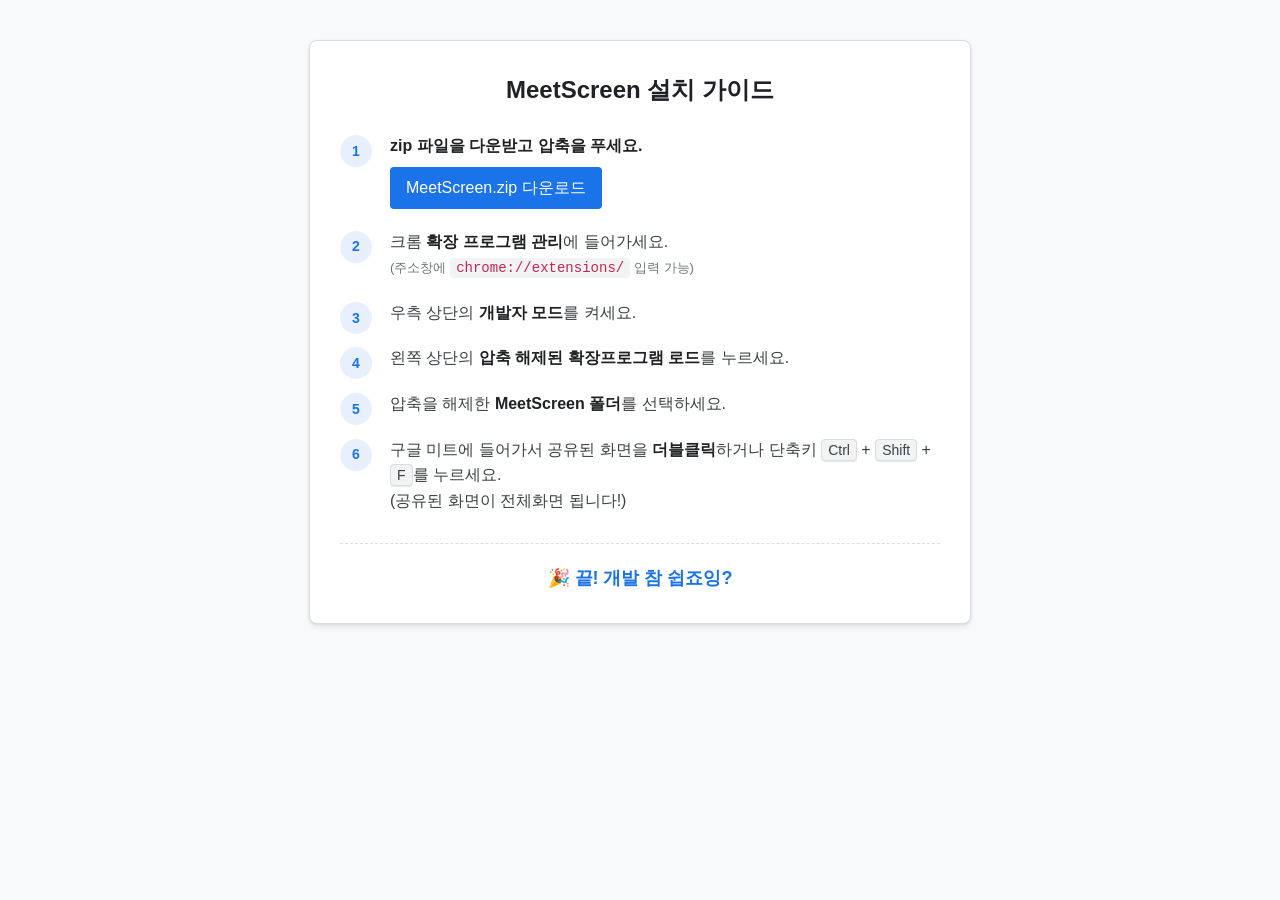
<file: meetscreen.html>
<!DOCTYPE html>
<html lang="ko">
<head>
    <meta charset="UTF-8">
    <meta name="viewport" content="width=device-width, initial-scale=1.0">
    <title>MeetScreen 확장 프로그램 설치 가이드</title>
    <style>
        :root {
            --primary-color: #1a73e8;
            --bg-color: #f8f9fa;
            --text-color: #3c4043;
            --border-color: #dadce0;
        }
        body {
            font-family: -apple-system, BlinkMacSystemFont, "Segoe UI", Roboto, Helvetica, Arial, sans-serif;
            background-color: var(--bg-color);
            color: var(--text-color);
            line-height: 1.6;
            margin: 0;
            padding: 40px 20px;
            display: flex;
            justify-content: center;
        }
        .container {
            max-width: 600px;
            width: 100%;
            background: #ffffff;
            padding: 30px;
            border-radius: 8px;
            box-shadow: 0 4px 6px rgba(0,0,0,0.05), 0 1px 3px rgba(0,0,0,0.1);
            border: 1px solid var(--border-color);
        }
        h1 {
            font-size: 24px;
            color: #202124;
            margin-top: 0;
            margin-bottom: 24px;
            text-align: center;
            font-weight: 600;
        }
        ol {
            list-style: none;
            padding: 0;
            margin: 0;
        }
        li {
            position: relative;
            padding-left: 50px;
            margin-bottom: 20px;
            font-size: 16px;
        }
        li::before {
            content: counter(step-counter);
            counter-increment: step-counter;
            position: absolute;
            left: 0;
            top: 2px;
            width: 32px;
            height: 32px;
            background-color: #e8f0fe;
            color: var(--primary-color);
            border-radius: 50%;
            display: flex;
            align-items: center;
            justify-content: center;
            font-weight: bold;
            font-size: 14px;
        }
        ol {
            counter-reset: step-counter;
        }
        .download-btn {
            display: inline-block;
            background-color: var(--primary-color);
            color: white;
            text-decoration: none;
            padding: 8px 16px;
            border-radius: 4px;
            font-weight: 500;
            margin-top: 8px;
            transition: background-color 0.2s;
        }
        .download-btn:hover {
            background-color: #1557b0;
        }
        .code-tag {
            background-color: #f1f3f4;
            padding: 2px 6px;
            border-radius: 4px;
            font-family: SFMono-Regular, Consolas, Liberation Mono, Menlo, monospace;
            font-size: 14px;
            color: #c7254e;
        }
        .shortcut {
            background-color: #f1f3f4;
            border: 1px solid var(--border-color);
            padding: 2px 6px;
            border-radius: 4px;
            font-size: 14px;
            box-shadow: 0 1px 1px rgba(0,0,0,0.1);
        }
        .highlight {
            font-weight: bold;
            color: #202124;
        }
        .end-step {
            text-align: center;
            font-size: 18px;
            font-weight: bold;
            color: var(--primary-color);
            margin-top: 30px;
            padding-top: 20px;
            border-top: 1px dashed var(--border-color);
        }
    </style>
</head>
<body>

<div class="container">
    <h1>MeetScreen 설치 가이드</h1>
    <ol>
        <li>
            <span class="highlight">zip 파일을 다운받고 압축을 푸세요.</span><br>
            <!-- # 자리에 실제 다운로드 링크를 넣으세요 -->
            <a href="https://hjenry9193.github.io/MeetScreen.zip" class="download-btn">MeetScreen.zip 다운로드</a>
        </li>
        <li>크롬 <span class="highlight">확장 프로그램 관리</span>에 들어가세요.<br><small style="color: #70757a;">(주소창에 <span class="code-tag">chrome://extensions/</span> 입력 가능)</small></li>
        <li>우측 상단의 <span class="highlight">개발자 모드</span>를 켜세요.</li>
        <li>왼쪽 상단의 <span class="highlight">압축 해제된 확장프로그램 로드</span>를 누르세요.</li>
        <li>압축을 해제한 <span class="highlight">MeetScreen 폴더</span>를 선택하세요.</li>
        <li>구글 미트에 들어가서 공유된 화면을 <span class="highlight">더블클릭</span>하거나 단축키 <span class="shortcut">Ctrl</span> + <span class="shortcut">Shift</span> + <span class="shortcut">F</span>를 누르세요.<br>(공유된 화면이 전체화면 됩니다!)</li>
    </ol>
    <div class="end-step">🎉 끝! 개발 참 쉽죠잉?</div>
</div>

</body>
</html>
</file>
